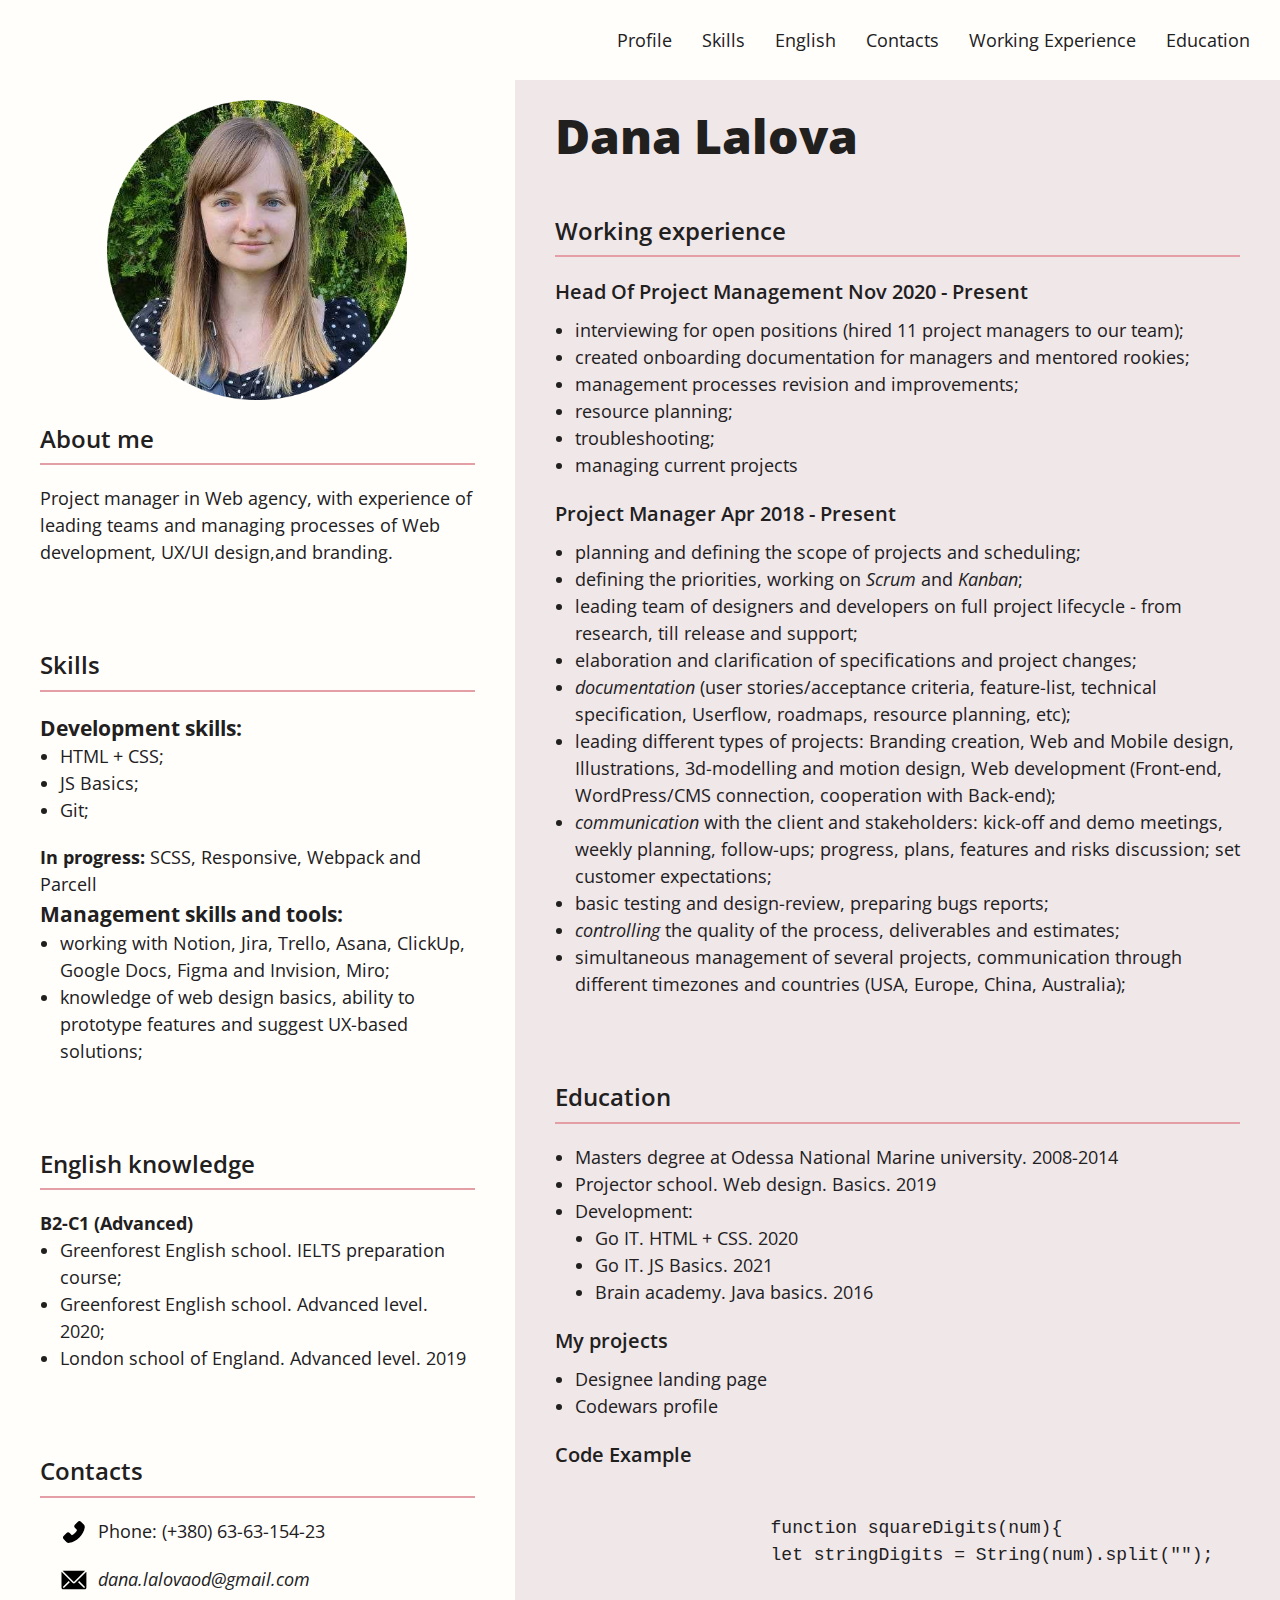
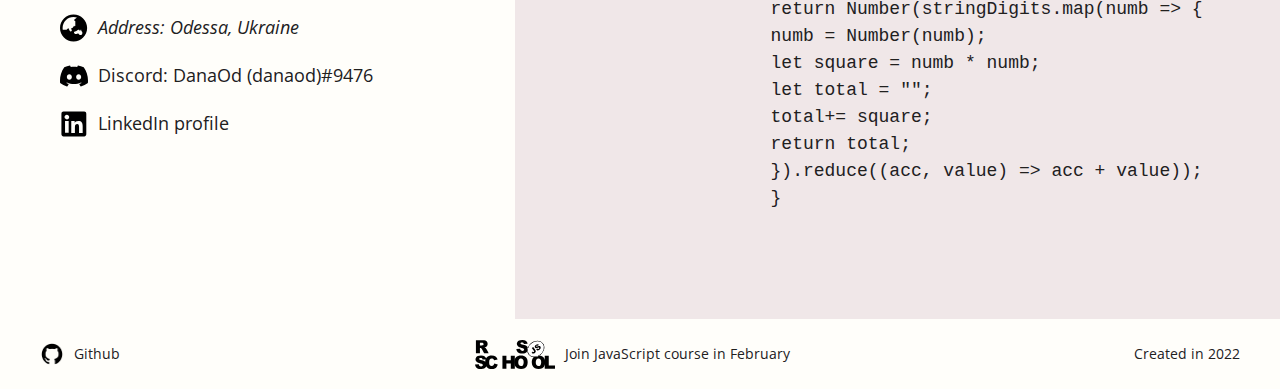
<file: index.html>
<!DOCTYPE html>
<html lang="en">
<head>
    <meta charset="UTF-8">
    <meta http-equiv="X-UA-Compatible" content="IE=edge">
    <meta name="viewport" content="width=device-width, initial-scale=1.0">
    <title>Dana's CV</title>
    <meta property="og:url" content="https://DanaOd.github.io/rsschool-cv/" />
    <meta property="og:image" content="./myphoto.png" />
    <link rel="stylesheet" href="./style.css">
    <link rel="preconnect" href="https://fonts.googleapis.com">
    <link rel="preconnect" href="https://fonts.gstatic.com" crossorigin>
    <link href="https://fonts.googleapis.com/css2?family=Open+Sans:wght@400;600&display=swap" rel="stylesheet">
</head>
<body>
    <header class="header">
        <!-- <div class="container"> -->
            <nav class="navigation">
                <ul class="nav-list">
                    <li class="nav-item"><a href="#profile" class="nav-item-link">profile</a></li>
                    <li class="nav-item"><a href="#skills" class="nav-item-link">Skills</a></li>
                    <li class="nav-item"><a href="#english" class="nav-item-link">English</a></li>
                    <li class="nav-item"><a href="#contacts" class="nav-item-link">Contacts</a></li>
                    <li class="nav-item"><a href="#Working_Experience" class="nav-item-link">Working Experience</a></li>
                    <li class="nav-item"><a href="#education" class="nav-item-link">Education</a></li>
                </ul>
            </nav>
    </header>

    <main class="container">
        <div class="left-side">
            <section class="section profile" id="profile">
                <img class="photo" src="./myphoto.png" alt="Dana's photo" width="300">
                <h2 class="section-title">About me</h2>
                <p>Project manager in Web agency, with experience of leading teams and managing processes of Web development, UX/UI design,and branding.</p>
            </section>
            <section class="section" id="skills">
                <h2 class="section-title">Skills</h2>
                <div>
                    <h3>Development skills:</h3>
                    <ul>
                        <li>HTML + CSS;</li>
                        <li>JS Basics;</li>
                        <li>Git;</li>
                    </ul>
                    <p><strong>In progress:</strong> SCSS, Responsive, Webpack and Parcell</p>
                </div>
                    
                <div>
                    <h3>Management skills and tools:</h3>
                     <ul>
                        <li>working with Notion, Jira, Trello, Asana, ClickUp, Google Docs, Figma and Invision, Miro;</li>
                        <li>knowledge of web design basics, ability to prototype features and suggest UX-based solutions;</li>
                     </ul>
                </div>
            </section>
            <section class="section" id="english">
                <h2 class="section-title">English knowledge</h2>
                <p><strong>B2-C1 (Advanced)</strong></p>
                <ul>
                    <li>Greenforest English school. IELTS preparation course;</li>
                    <li>Greenforest English school. Advanced level. 2020;</li>
                    <li>London school of England. Advanced level. 2019</li>
                </ul>
            </section>
            <section class="section" id="contacts">
                <h2 class="section-title">Contacts</h2>
                <ul class="contact-list">
                    <li class="list-item">
                            <svg class="svg-icon">
                                <use href="./assets/icons/svg/symbol-defs.svg#icon-phone"></use>
                            </svg>
                        <p>Phone: (+380) 63-63-154-23</p>
                    </li>
                    <li class="list-item">
                        <svg class="svg-icon">
                            <use href="./assets/icons/svg/symbol-defs.svg#icon-email"></use>
                        </svg>
                        <!-- <img class="contact-icon" src="./assets/icons/clarity_email-solid.png" alt="email icon"> -->
                        <address><a href="mailto:dana.lalovaod@gmail.com">dana.lalovaod@gmail.com</a></address>
                    </li>
                    <li class="list-item">
                        <svg class="svg-icon">
                            <use href="./assets/icons/svg/symbol-defs.svg#icon-globe"></use>
                        </svg>
                        <!-- <img class="contact-icon" src="./assets/icons/fa-solid_globe-asia.png" alt="globe icon"> -->
                        <address>Address: Odessa, Ukraine</address>
                    </li>
                    <li class="list-item">
                        <svg class="svg-icon">
                            <use href="./assets/icons/svg/symbol-defs.svg#icon-discord"></use>
                        </svg>
                        <!-- <img class="contact-icon" src="./assets/icons/akar-icons_discord-fill.png" alt="discord icon"> -->
                        <p>Discord: DanaOd (danaod)#9476</p>
                    </li>
                    <li class="list-item">
                        <svg class="svg-icon">
                            <use href="./assets/icons/svg/symbol-defs.svg#icon-linkedin"></use>
                        </svg>
                        <a href="https://www.linkedin.com/in/dana-lalova-76846083"><p>LinkedIn profile</p></a>
                    </li>
                </ul>
            </section>
        </div>
        <div class="right-side">
            <h1 class="title">Dana Lalova</h1>
            <section class="section" id="Working_Experience">
            <h2 class="section-title">Working experience</h2>
                <h3 class="subsection-title">Head Of Project Management Nov 2020 - Present</h3>
                <ul>
                    <li>interviewing for open positions (hired 11 project managers to our team);</li>
                    <li>created onboarding documentation for managers and mentored rookies;</li>
                    <li>management processes revision and improvements;</li>
                    <li>resource planning;</li>
                    <li>troubleshooting;</li>
                    <li>managing current projects</li>
                </ul>
                <h3 class="subsection-title">Project Manager Apr 2018 - Present</h3>
                <ul>
                    <li>planning and defining the scope of projects and scheduling;</li>
                    <li>defining the priorities, working on <em>Scrum</em> and <em>Kanban</em>;</li>
                    <li>leading team of designers and developers on full project lifecycle - from research, till release and
                            support;</li>
                    <li>elaboration and clarification of specifications and project changes;</li>
                    <li> <em>documentation</em> (user stories/acceptance criteria, feature-list, technical specification, Userflow,
                            roadmaps, resource planning, etc);</li>
                    <li>leading different types of projects: Branding creation, Web and Mobile design, Illustrations, 3d-modelling
                            and motion design, Web development (Front-end, WordPress/CMS connection, cooperation with Back-end);</li>                        <li><em>communication</em> with the client and stakeholders: kick-off and demo meetings, weekly planning,
                            follow-ups; progress, plans, features and risks discussion; set customer expectations;</li>
                     <li>basic testing and design-review, preparing bugs reports;</li>
                    <li><em>controlling</em> the quality of the process, deliverables and estimates;</li>
                    <li>simultaneous management of several projects, communication through different timezones and countries (USA,
                        Europe, China, Australia);</li>
                </ul>
            </section>
            <section class="section">
                <h2 class="section-title" id="education">Education</h2>        
                <ul class="light-text-color">
                    <li>Masters degree at Odessa National Marine university. 2008-2014</li>
                    <li>Projector school. Web design. Basics. 2019</li>
                    <li>Development:
                        <ul>
                            <li>Go IT. HTML + CSS. 2020</li>
                            <li>Go IT. JS Basics. 2021</li>
                            <li>Brain academy. Java basics. 2016</li>
                        </ul>
                    </li>
                </ul>
                <h3 class="subsection-title">My projects</h3>
                <ul>
                    <li><a href="https://github.com/DanaOd/designee_landing">Designee landing page</a></li>
                    <li><a href="https://www.codewars.com/users/DanaOd">Codewars profile</a></li>
                </ul>
                <h3 class="subsection-title">Code Example</h3>
                <pre><code class="code">
                    function squareDigits(num){
                    let stringDigits = String(num).split("");
                    
                    return Number(stringDigits.map(numb => {
                    numb = Number(numb);
                    let square = numb * numb;
                    let total = "";
                    total+= square;
                    return total;
                    }).reduce((acc, value) => acc + value));
                    }
                </code> </pre>
                
            </section>
        </div>
    
    </main>
    <footer class="footer">
        
        <div>
            <a href="https://github.com/DanaOd" class="github">
                <img class="contact-icon" src="./assets/icons/ant-design_github-filled.png" alt="github icon" width="24" height="24">
                <p>Github</p>
            </a>
        </div>
        <div>
            <a href="https://rs.school/js/" class="github">
                <img class="rs-logo" src="./assets/logos/rs_school_js.svg" alt="RS school logo" >
                <p>Join JavaScript course in February</p>
            </a>
        </div>
        <p>Created in 2022</p>
        
    </footer>
    
</body>
</html>
</file>
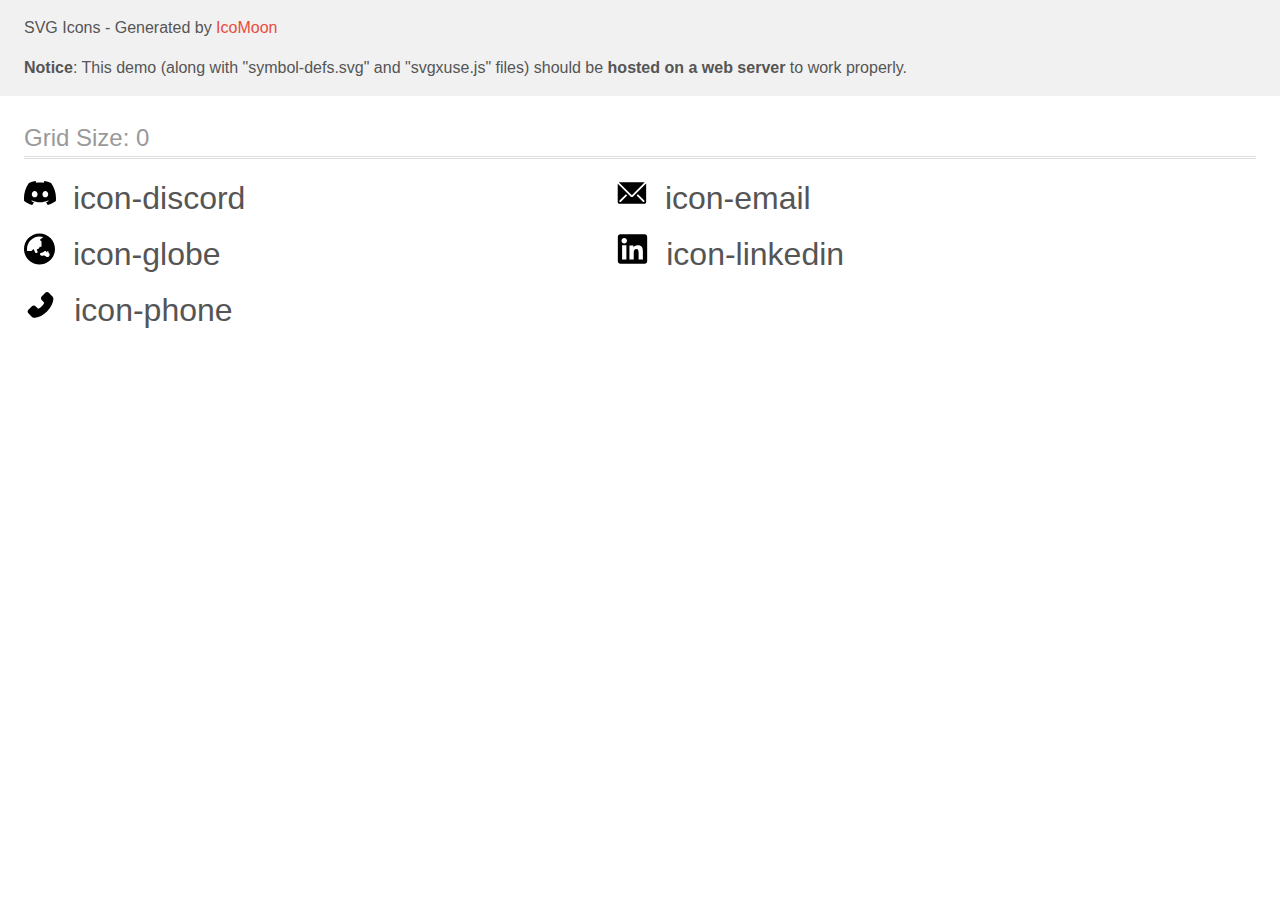
<file: assets/icons/svg/icomoon/demo-external-svg.html>
<!doctype html>
<html>
<head>
    <title>IcoMoon - SVG Icons</title>
    <meta charset="utf-8">
    <meta name="viewport" content="width=device-width, initial-scale=1">
    <link rel="stylesheet" href="demo-files/demo.css">
    <link rel="stylesheet" href="style.css">
</head>
<body>
<header class="bgc1 clearfix">
<div class="mhl">
    <p>SVG Icons - Generated by <a href="https://icomoon.io/app">IcoMoon</a></p><p><strong>Notice</strong>: This demo (along with "symbol-defs.svg" and "svgxuse.js" files) should be <b>hosted on a web server</b> to work properly.</p>
</div>
</header>
    <div class="clearfix mhl ptl">
        <h1 class="mvm mtn fgc1">Grid Size: 0</h1>
        <div class="glyph fs1">
            <div class="clearfix pbs">
                <svg class="icon icon-discord"><use xlink:href="symbol-defs.svg#icon-discord"></use></svg><span class="name"> icon-discord</span>
            </div>
        </div>
        <div class="glyph fs1">
            <div class="clearfix pbs">
                <svg class="icon icon-email"><use xlink:href="symbol-defs.svg#icon-email"></use></svg><span class="name"> icon-email</span>
            </div>
        </div>
        <div class="glyph fs1">
            <div class="clearfix pbs">
                <svg class="icon icon-globe"><use xlink:href="symbol-defs.svg#icon-globe"></use></svg><span class="name"> icon-globe</span>
            </div>
        </div>
        <div class="glyph fs1">
            <div class="clearfix pbs">
                <svg class="icon icon-linkedin"><use xlink:href="symbol-defs.svg#icon-linkedin"></use></svg><span class="name"> icon-linkedin</span>
            </div>
        </div>
        <div class="glyph fs1">
            <div class="clearfix pbs">
                <svg class="icon icon-phone"><use xlink:href="symbol-defs.svg#icon-phone"></use></svg><span class="name"> icon-phone</span>
            </div>
        </div>
  </div>
<script defer src="svgxuse.js"></script>
</body>
</html>
</file>
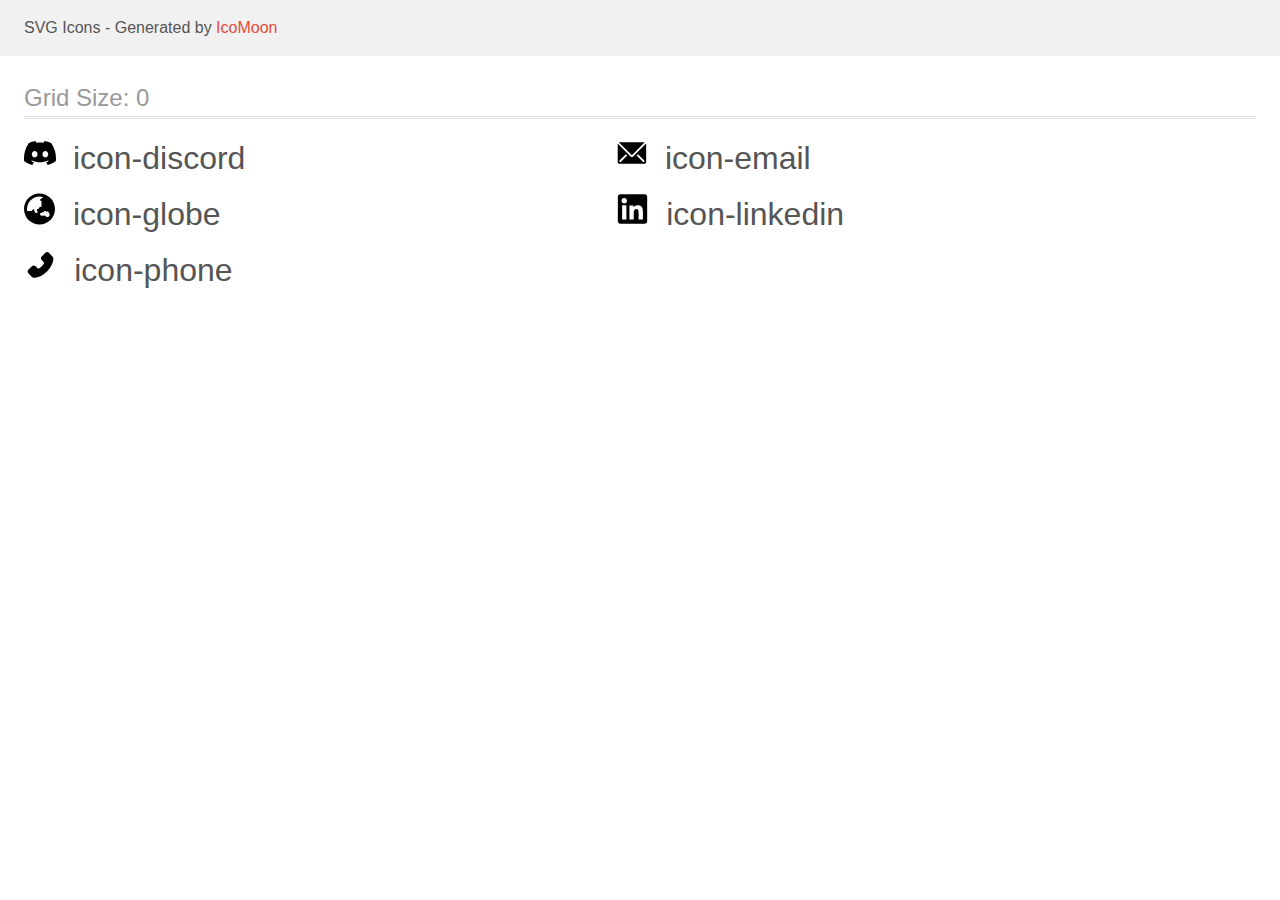
<file: assets/icons/svg/icomoon/demo.html>
<!doctype html>
<html>
<head>
    <title>IcoMoon - SVG Icons</title>
    <meta charset="utf-8">
    <meta name="viewport" content="width=device-width, initial-scale=1">
    <link rel="stylesheet" href="demo-files/demo.css">
    <link rel="stylesheet" href="style.css">
</head>
<body>
<svg aria-hidden="true" style="position: absolute; width: 0; height: 0; overflow: hidden;" version="1.1" xmlns="http://www.w3.org/2000/svg" xmlns:xlink="http://www.w3.org/1999/xlink">
<defs>
<symbol id="icon-discord" viewBox="0 0 32 32">
<path d="M27.089 5.989c-2.040-0.92-4.227-1.6-6.513-1.987-0.006-0.001-0.012-0.002-0.019-0.002-0.037 0-0.069 0.020-0.086 0.049l-0 0c-0.28 0.492-0.592 1.133-0.811 1.64-1.099-0.173-2.367-0.272-3.658-0.272s-2.559 0.099-3.796 0.289l0.138-0.018c-0.287-0.66-0.562-1.198-0.865-1.719l0.042 0.079c-0.018-0.031-0.051-0.052-0.089-0.052-0.006 0-0.011 0-0.017 0.001l0.001-0c-2.285 0.387-4.472 1.067-6.513 1.988-0.018 0.008-0.032 0.020-0.042 0.036l-0 0c-4.149 6.1-5.287 12.049-4.728 17.924 0.003 0.030 0.019 0.056 0.041 0.073l0 0c2.285 1.681 4.941 3.036 7.801 3.923l0.189 0.051c0.009 0.003 0.020 0.005 0.031 0.005 0.033 0 0.062-0.015 0.081-0.039l0-0c0.573-0.758 1.116-1.615 1.586-2.516l0.048-0.102c0.007-0.013 0.011-0.029 0.011-0.046 0-0.043-0.027-0.079-0.065-0.093l-0.001-0c-0.975-0.37-1.797-0.763-2.581-1.216l0.085 0.045c-0.028-0.017-0.048-0.046-0.051-0.080l-0-0c-0-0.002-0-0.004-0-0.006 0-0.033 0.016-0.062 0.040-0.080l0-0c0.168-0.124 0.336-0.253 0.496-0.383 0.017-0.014 0.039-0.022 0.063-0.022 0.015 0 0.029 0.003 0.042 0.009l-0.001-0c5.236 2.352 10.907 2.352 16.081 0 0.013-0.006 0.027-0.010 0.043-0.010 0.024 0 0.045 0.008 0.062 0.022l-0-0c0.16 0.131 0.327 0.26 0.496 0.384 0.025 0.018 0.041 0.048 0.041 0.081 0 0.019-0.006 0.037-0.015 0.053l0-0c-0.009 0.014-0.020 0.025-0.034 0.033l-0 0c-0.797 0.459-1.627 0.847-2.497 1.169-0.039 0.014-0.066 0.051-0.066 0.094 0 0.017 0.004 0.033 0.011 0.047l-0-0.001c0.48 0.916 1.029 1.788 1.633 2.616 0.019 0.025 0.049 0.042 0.083 0.042 0.011 0 0.021-0.002 0.030-0.005l-0.001 0c3.055-0.935 5.714-2.29 8.077-4.026l-0.074 0.052c0.023-0.016 0.039-0.042 0.043-0.072l0-0c0.667-6.792-1.117-12.693-4.732-17.923-0.009-0.017-0.023-0.030-0.041-0.037l-0.001-0zM10.693 20.371c-1.576 0-2.876-1.425-2.876-3.173 0-1.749 1.275-3.173 2.876-3.173 1.613 0 2.901 1.436 2.876 3.173 0 1.749-1.275 3.173-2.876 3.173zM21.327 20.371c-1.577 0-2.876-1.425-2.876-3.173 0-1.749 1.273-3.173 2.876-3.173 1.613 0 2.901 1.436 2.876 3.173 0 1.749-1.261 3.173-2.876 3.173z"></path>
</symbol>
<symbol id="icon-email" viewBox="0 0 32 32">
<path d="M28.737 5.333c-0.12-0.013-0.243-0.013-0.364 0h-24.889c-0.16 0.003-0.317 0.027-0.471 0.071l12.844 12.792 12.88-12.863z"></path>
<path d="M30.053 6.569l-12.943 12.888c-0.321 0.32-0.764 0.517-1.253 0.517s-0.932-0.198-1.253-0.517l0 0-12.827-12.791c-0.040 0.145-0.060 0.293-0.061 0.444v17.779c0 0.982 0.796 1.777 1.777 1.777v0h24.889c0.982 0 1.777-0.796 1.777-1.777v0-17.779c-0.008-0.196-0.046-0.381-0.111-0.554l0.004 0.012zM4.711 24.889h-1.235v-1.272l6.461-6.408 1.253 1.253-6.48 6.427zM28.364 24.889h-1.244l-6.48-6.427 1.253-1.253 6.463 6.408 0.008 1.272z"></path>
</symbol>
<symbol id="icon-globe" viewBox="0 0 32 32">
<path d="M15.5 0.5c-8.56 0-15.5 6.94-15.5 15.5s6.94 15.5 15.5 15.5 15.5-6.939 15.5-15.5c0-8.56-6.939-15.5-15.5-15.5zM14.791 15.513c-0.178 0.293-0.495 0.486-0.857 0.487h-0.019c-0.276 0-0.526 0.112-0.707 0.293v0l-0.355 0.353c-0.090 0.090-0.146 0.215-0.146 0.353s0.056 0.263 0.146 0.353v0l0.355 0.355c0.187 0.187 0.293 0.441 0.293 0.707v0.585c0 0.552-0.448 1-1 1v0h-0.383c-0.389-0.001-0.726-0.223-0.891-0.548l-0.003-0.006-1.415-2.827c-0.084-0.165-0.253-0.276-0.447-0.276-0.138 0-0.262 0.056-0.353 0.146l-1.217 1.217c-0.181 0.181-0.431 0.293-0.707 0.293h-3.911c-0.107-0.598-0.171-1.29-0.176-1.995l-0-0.005c0-6.893 5.608-12.5 12.5-12.5 1.344 0 2.637 0.22 3.852 0.613l-3.135 2.408c-0.136 0.091-0.223 0.243-0.223 0.417 0 0.195 0.111 0.364 0.274 0.446l0.003 0.001 0.677 0.337c0.33 0.168 0.552 0.505 0.552 0.894 0 0 0 0 0 0.001v-0 4.883c0 0.276-0.224 0.5-0.5 0.5v0h-0.191c-0.001 0-0.001 0-0.002 0-0.194 0-0.363-0.111-0.445-0.273l-0.001-0.003c-0.047-0.091-0.14-0.152-0.247-0.152-0.1 0-0.187 0.053-0.236 0.132l-0.001 0.001-1.087 1.809zM25.5 22.401c-0 0.276-0.112 0.526-0.293 0.707v0l-0.597 0.6c-0.181 0.18-0.43 0.292-0.706 0.292-0 0-0 0-0 0h-0.948c-0.276-0-0.526-0.112-0.707-0.293v0l-0.813-0.813c-0.303-0.303-0.721-0.49-1.183-0.49-0.144 0-0.285 0.018-0.418 0.053l0.012-0.003-1.329 0.333c-0.072 0.019-0.154 0.029-0.239 0.029-0.001 0-0.002 0-0.004 0h-0.645c-0.276-0-0.526-0.112-0.707-0.293v0l-0.745-0.744c-0.090-0.090-0.146-0.215-0.147-0.353v-0.637c0-0.205 0.125-0.388 0.315-0.465l2.459-0.984c0.124-0.049 0.241-0.113 0.349-0.189l1.483-1.056c0.080-0.058 0.181-0.093 0.289-0.093h0.756c0.201 0 0.384 0.121 0.461 0.309l0.335 0.803c0.039 0.091 0.128 0.153 0.231 0.153h0.237c0 0 0 0 0 0 0.113 0 0.208-0.075 0.239-0.178l0-0.002 0.263-0.904c0.031-0.105 0.127-0.18 0.239-0.18 0 0 0 0 0.001 0h0.379c0.139 0 0.251 0.112 0.251 0.249v0.808c0 0.133 0.053 0.26 0.147 0.355l0.744 0.744c0.187 0.187 0.293 0.443 0.293 0.707v1.537z"></path>
</symbol>
<symbol id="icon-linkedin" viewBox="0 0 33 32">
<path d="M1.667 3.784v24.431c0 0 0 0 0 0 0 1.354 1.097 2.451 2.451 2.452h24.431c0 0 0.001 0 0.001 0 1.353 0 2.451-1.097 2.451-2.451 0-0.001 0-0.002 0-0.003v-24.429c0-0.001 0-0.002 0-0.003 0-1.352-1.096-2.448-2.448-2.448-0.002 0-0.004 0-0.005 0h-24.429c-1.353 0-2.451 1.097-2.451 2.451zM13.277 12.517h3.972v1.995c0.573-1.147 2.040-2.179 4.244-2.179 4.225 0 5.227 2.284 5.227 6.475v7.763h-4.276v-6.808c0-2.387-0.573-3.733-2.029-3.733-2.020 0-2.86 1.452-2.86 3.733v6.808h-4.277v-14.053zM5.944 26.388v-14.055h4.277v14.055h-4.277zM10.833 7.749c0.001 0.020 0.001 0.044 0.001 0.068 0 1.519-1.232 2.751-2.751 2.751-1.501 0-2.721-1.202-2.75-2.696l-0-0.003c-0-0.015-0-0.034-0-0.052 0-1.519 1.232-2.751 2.751-2.751 1.495 0 2.712 1.193 2.75 2.679l0 0.004z"></path>
</symbol>
<symbol id="icon-phone" viewBox="0 0 33 32">
<path d="M28.008 7.193l-3.328-3.324c-0.458-0.46-1.092-0.745-1.792-0.745s-1.334 0.285-1.792 0.745l-3.581 3.581c-0.46 0.458-0.745 1.092-0.745 1.792s0.285 1.334 0.745 1.792l2.619 2.619c-0.647 1.405-1.492 2.605-2.516 3.626l-0 0c-1.022 1.027-2.222 1.876-3.551 2.495l-0.076 0.032-2.621-2.62c-0.458-0.46-1.092-0.745-1.792-0.745s-1.334 0.285-1.792 0.745l-0 0-3.584 3.577c-0.46 0.458-0.744 1.091-0.744 1.791 0 0.001 0 0.002 0 0.002v-0c0 0.68 0.265 1.316 0.744 1.795l3.321 3.321c0.743 0.74 1.767 1.198 2.899 1.198 0.234 0 0.463-0.020 0.685-0.057l-0.024 0.003c4.212-0.693 8.389-2.933 11.761-6.303 3.369-3.365 5.607-7.541 6.309-11.767 0.033-0.196 0.052-0.423 0.052-0.653 0-1.133-0.458-2.159-1.199-2.903l0 0z"></path>
</symbol>
</defs>
</svg>

<header class="bgc1 clearfix">
<div class="mhl">
    <p>SVG Icons - Generated by <a href="https://icomoon.io/app">IcoMoon</a></p>
</div>
</header>
    <div class="clearfix mhl ptl">
        <h1 class="mvm mtn fgc1">Grid Size: 0</h1>
        <div class="glyph fs1">
            <div class="clearfix pbs">
                <svg class="icon icon-discord"><use xlink:href="#icon-discord"></use></svg><span class="name"> icon-discord</span>
            </div>
        </div>
        <div class="glyph fs1">
            <div class="clearfix pbs">
                <svg class="icon icon-email"><use xlink:href="#icon-email"></use></svg><span class="name"> icon-email</span>
            </div>
        </div>
        <div class="glyph fs1">
            <div class="clearfix pbs">
                <svg class="icon icon-globe"><use xlink:href="#icon-globe"></use></svg><span class="name"> icon-globe</span>
            </div>
        </div>
        <div class="glyph fs1">
            <div class="clearfix pbs">
                <svg class="icon icon-linkedin"><use xlink:href="#icon-linkedin"></use></svg><span class="name"> icon-linkedin</span>
            </div>
        </div>
        <div class="glyph fs1">
            <div class="clearfix pbs">
                <svg class="icon icon-phone"><use xlink:href="#icon-phone"></use></svg><span class="name"> icon-phone</span>
            </div>
        </div>
  </div>
<script defer src="svgxuse.js"></script>
</body>
</html>
</file>
<file: style.css>
:root {
  --background-color-main: #fffefa;
  --background-color-secondary: #f0e7e8;
  --accent-color: #e39ea6;
  --text-color: #21201e;
}

* {
  box-sizing: border-box;
}

body {
  display: flex;
  flex-direction: column;
  justify-content: space-between;
  min-height: 100vh;

  padding: 0;
  margin: 0;

  font-size: 18px;
  line-height: 1.5;
  font-family: "Open Sans", sans-serif;
  color: var(--text-color);
}

li,
p,
h2,
h3,
h4 {
  padding: 0;
  margin: 0;
}

a {
  text-decoration: none;
  color: inherit;
  transition-duration: 300ms;
}

a:hover {
  color: var(--accent-color);
  border-bottom: solid 1px var(--accent-color);
  cursor: pointer;
}

ul {
  list-style: disc;
  margin: 0 0 20px 0;
  padding: 0 0 0 20px;
}

.title {
  margin: 20px 10px 40px 40px;
  font-size: 48px;
  font-weight: 800;
}

.section-title {
  margin-bottom: 20px;
  padding-bottom: 5px;
  font-size: 24px;
  line-height: 160%;
  font-weight: 600;

  border-bottom: 2px solid var(--accent-color);
}

.subsection-title {
  margin-bottom: 10px;
  font-size: 20px;
  font-weight: 600;
}

.section {
  margin: 0px 40px 80px 40px;
}

.container {
  display: flex;
  max-width: 1440px;
  margin-right: auto;
  margin-left: auto;
}

/* HEADER */

.header {
  display: flex;
  justify-content: flex-end;
  max-width: 1440px;
  height: 80px;
  background-color: var(--background-color-main);
}

.navigation {
  display: flex;
  justify-content: flex-end;
}

.nav-list {
  display: flex;
  justify-content: flex-end;
  align-items: center;
  padding: 0;
  margin: 0;

  list-style: none;
}

.nav-item {
  /* align-self: center; */
  padding-right: 30px;
  padding-top: 10px;
  padding-bottom: 10px;
}

/* .nav-item:last-child {
  padding-right: 0px;
} */

.nav-item-link {
  text-transform: capitalize;
}

/* LEFT SIDE */

.left-side {
  background-color: var(--background-color-main);
  /* flex: 0 0 30vw; */
}

.contact-icon {
  width: 24px;
  height: 24px;
  margin-right: 10px;
}

.list-item {
  display: flex;
  align-items: center;
  margin-bottom: 20px;
}

.list-item a:hover {
  text-decoration: none;
}

/*  PROFILE */
.profile {
  display: flex;
  flex-direction: column;
}

.photo {
  margin: 20px auto;
  /* align-self: center; */
}

/* RIGHT SIDE */

.right-side {
  background-color: var(--background-color-secondary);
}

/* FOOTER */

.github {
  display: flex;
  align-items: center;
  margin-right: 50px;
}

.footer {
  display: flex;
  max-width: 1440px;
  flex-wrap: wrap;
  flex-direction: row;
  align-items: center;
  justify-content: space-between;
  padding: 0 40px;

  background-color: var(--background-color-main);
}

.rs-logo {
  width: 80px;
  margin: 20px 10px;
}

.svg-icon {
  width: 28px;
  height: 28px;
  margin-right: 10px;
  transition-duration: 500ms;
}

.svg-icon:hover {
  fill: var(--accent-color);
}

.footer p {
  font-size: 14px;
}
</file>
<file: assets/icons/svg/icomoon/demo-files/demo.css>
body {
  padding: 0;
  margin: 0;
  font-family: sans-serif;
  font-size: 1em;
  line-height: 1.5;
  color: #555;
  background: #fff;
}
h1 {
  font-size: 1.5em;
  font-weight: normal;
  box-shadow: 0 1px #ddd, 0 2px #fff, 0 3px #ddd;
}
small {
  font-size: .66666667em;
}
a {
  color: #e74c3c;
  text-decoration: none;
}
a:hover, a:focus {
  box-shadow: 0 1px #e74c3c;
}
.bshadow0, input {
  box-shadow: inset 0 -2px #e7e7e7;
}
input:hover {
  box-shadow: inset 0 -2px #ccc;
}
input, fieldset {
  font-size: 1em;
  margin: 0;
  padding: 0;
  border: 0;
}
input {
  color: inherit;
  line-height: 1.5;
  height: 1.5em;
  padding: .25em 0;
}
input:focus {
  outline: none;
  box-shadow: inset 0 -2px #449fdb;
}
.glyph {
  font-size: 16px;
  margin-right: 1.5em;
  float: left;
  width: 17em;
}
svg {
  color: #000;
}
.liga {
  width: 80%;
  width: calc(100% - 2.5em);
}
.talign-right {
  text-align: right;
}
.talign-center {
  text-align: center;
}
.bgc1 {
  background: #f1f1f1;
}
.fgc0 {
  color: #000;
}
.fgc1 {
  color: #999;
}
p {
  margin-top: 1em;
  margin-bottom: 1em;
}
.mvm {
  margin-top: .75em;
  margin-bottom: .75em;
}
.mtn {
  margin-top: 0;
}
.mtl, .mal {
  margin-top: 1.5em;
}
.mbl, .mal {
  margin-bottom: 1.5em;
}
.mal, .mhl {
  margin-left: 1.5em;
  margin-right: 1.5em;
}
.mhmm {
  margin-left: 1em;
  margin-right: 1em;
}
.ptl {
  padding-top: 1.5em;
}
.pbs, .pvs {
  padding-bottom: .25em;
}
.pvs, .pts {
  padding-top: .25em;
}
.unit {
  float: left;
}
.unitRight {
  float: right;
}
.size1of2 {
  width: 50%;
}
.size1of1 {
  width: 100%;
}
.clearfix:before, .clearfix:after {
  content: " ";
  display: table;
}
.clearfix:after {
  clear: both;
}
.hidden-true {
  display: none;
}
.textbox0 {
  width: 3em;
  background: #f1f1f1;
  padding: .25em .5em;
  line-height: 1.5;
  height: 1.5em;
}
.fs0 {
  font-size: 16px;
}
.fs1 {
  font-size: 32px;
}
.name {
  margin-left: .25em;
}
</file>
<file: assets/icons/svg/icomoon/style.css>
.icon {
  display: inline-block;
  width: 1em;
  height: 1em;
  stroke-width: 0;
  stroke: currentColor;
  fill: currentColor;
}

/* ==========================================
Single-colored icons can be modified like so:
.icon-name {
  font-size: 32px;
  color: red;
}
========================================== */

.icon-linkedin {
  width: 1.0419921875em;
}

.icon-phone {
  width: 1.0419921875em;
}
</file>
